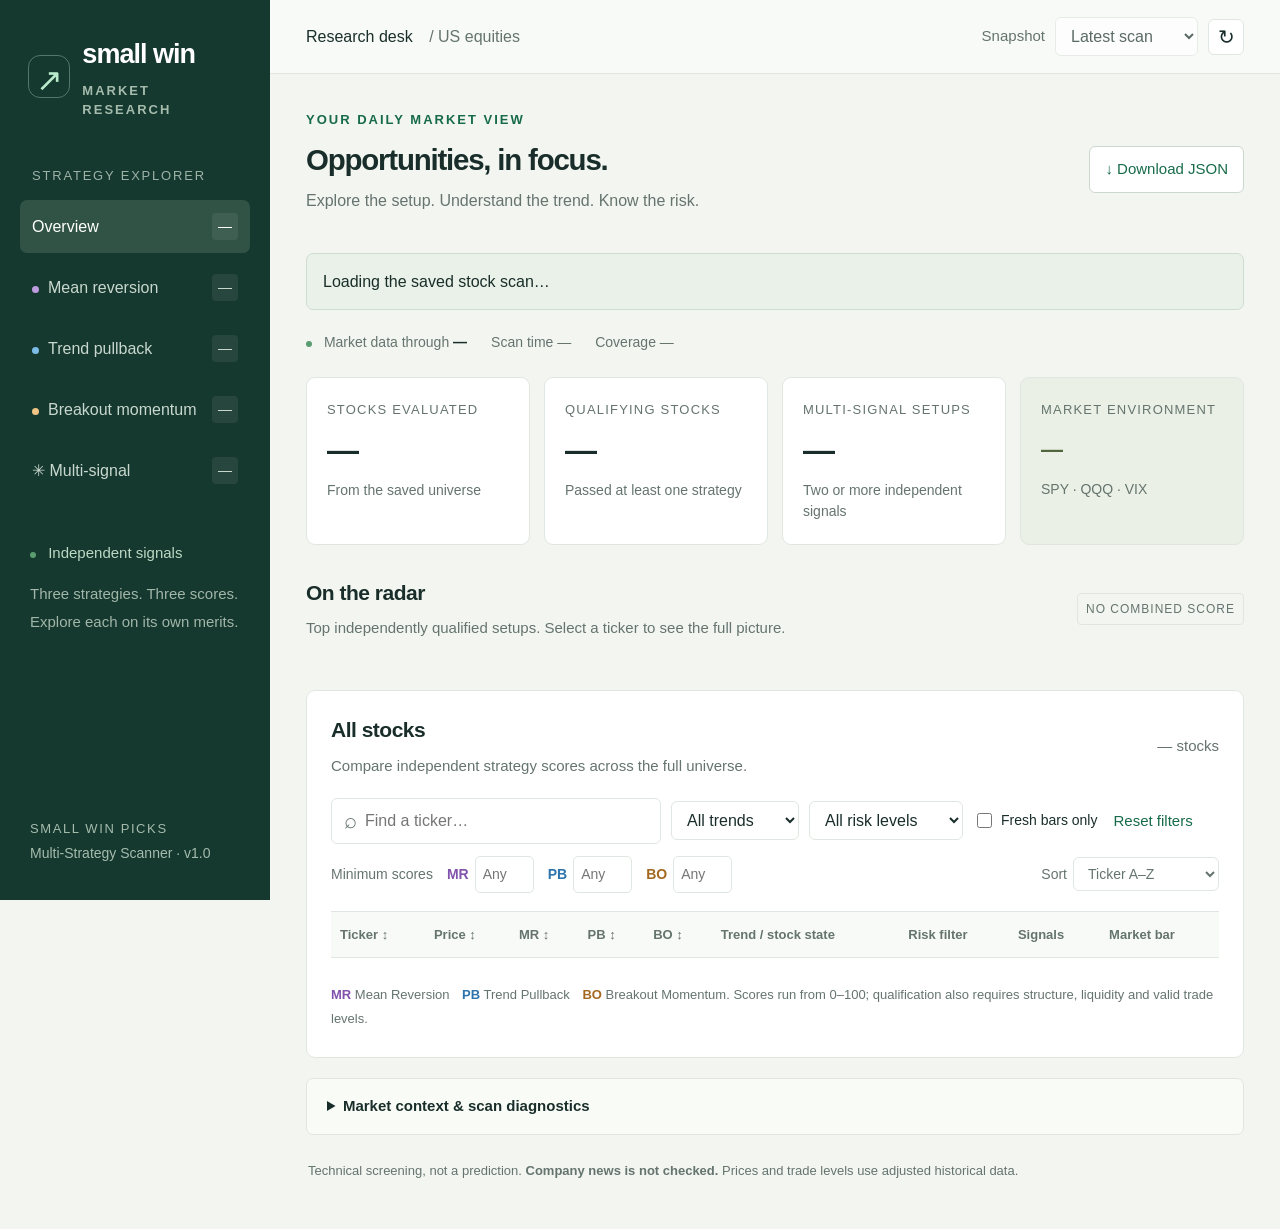
<file: index.html>
<!doctype html><html lang="en"><meta charset="utf-8"><meta name="viewport" content="width=device-width,initial-scale=1"><meta http-equiv="refresh" content="0;url=stock-trading/"><title>Small Win Stock Dashboard</title><a href="stock-trading/">Open the Small Win stock dashboard</a></html>
</file>
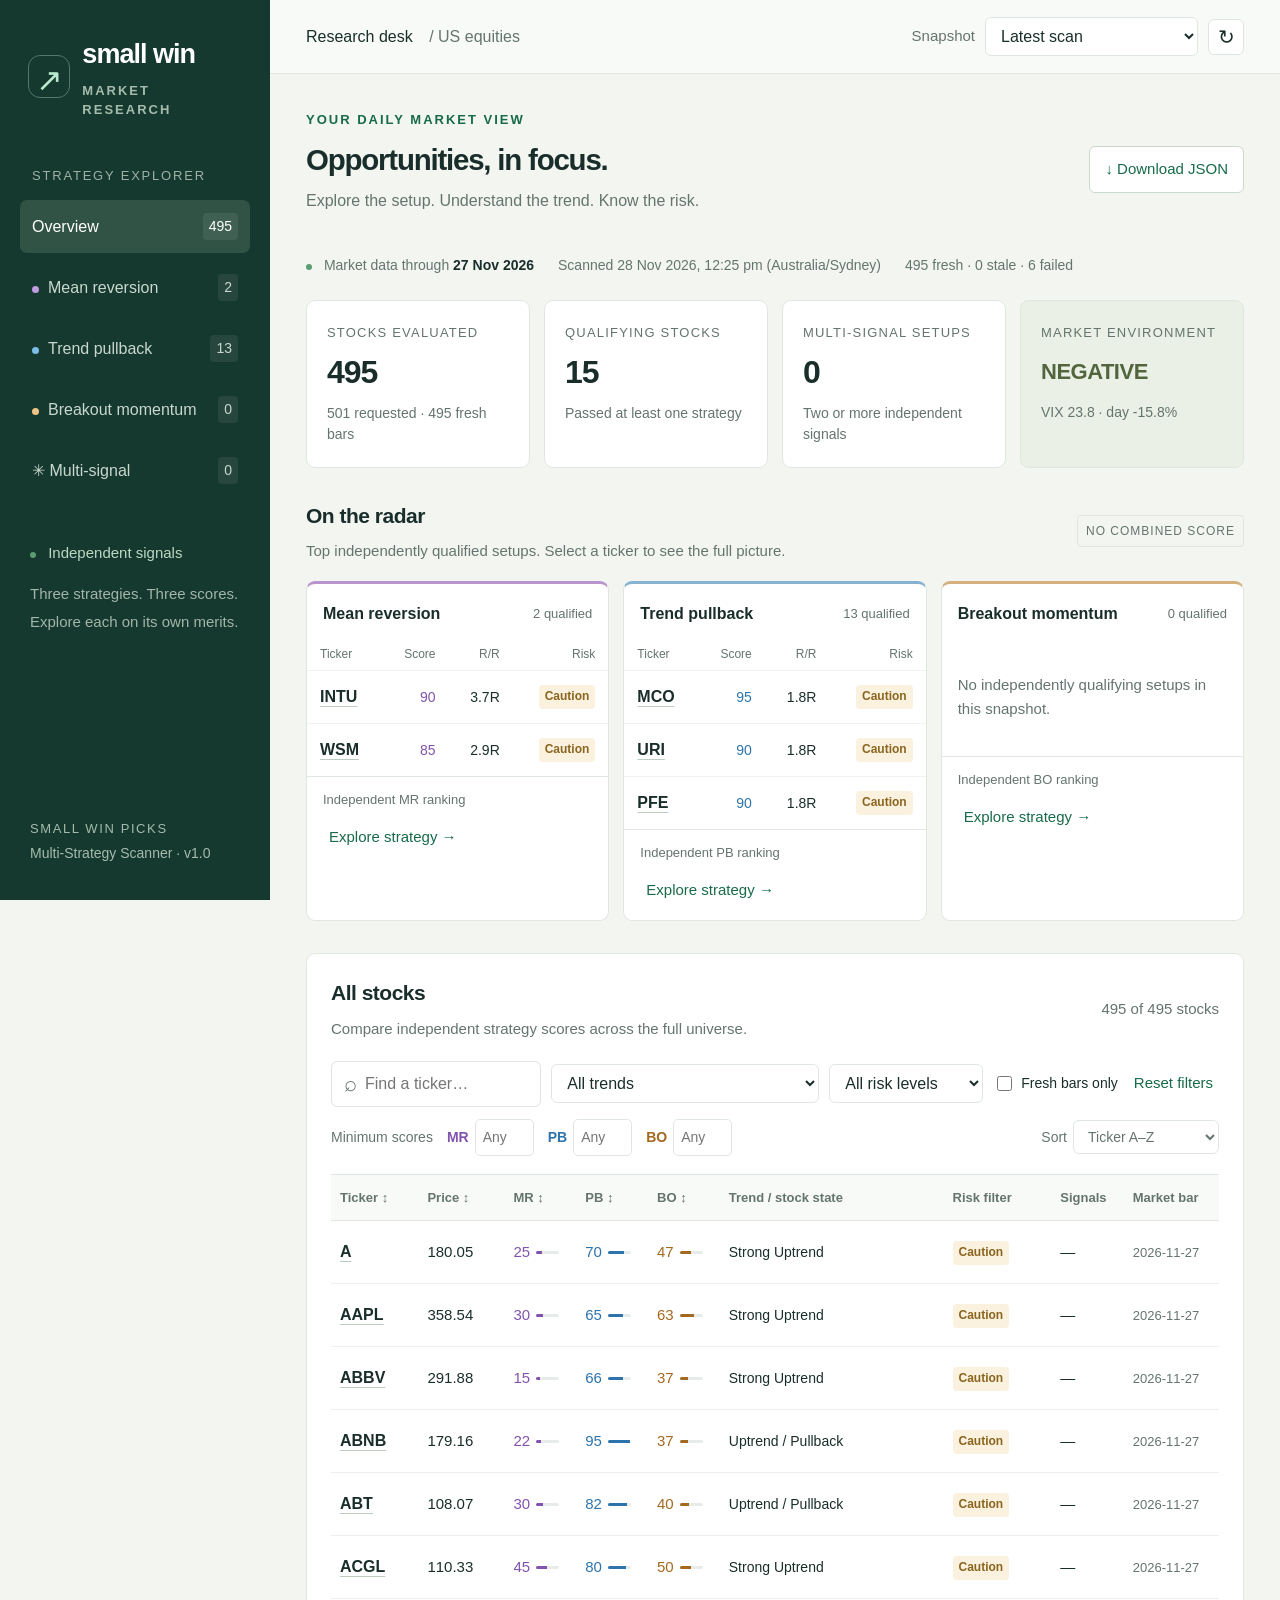
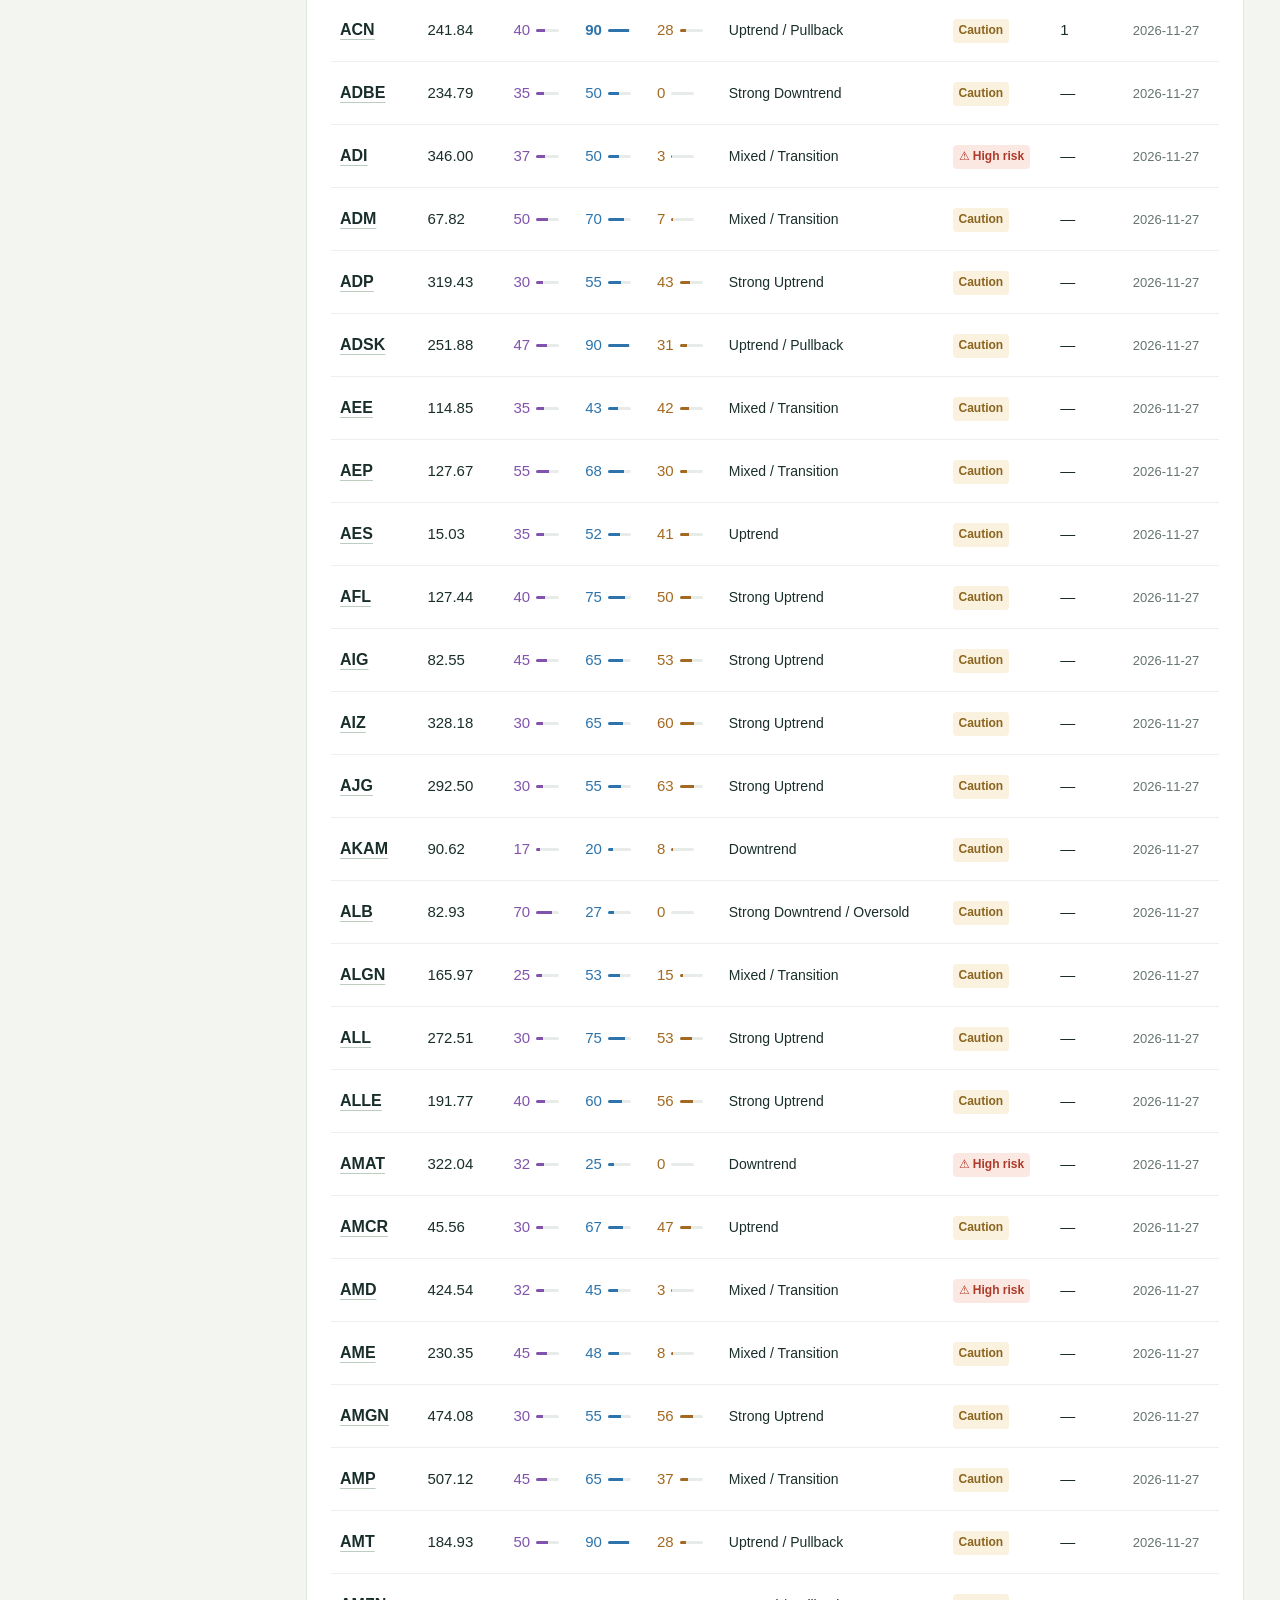
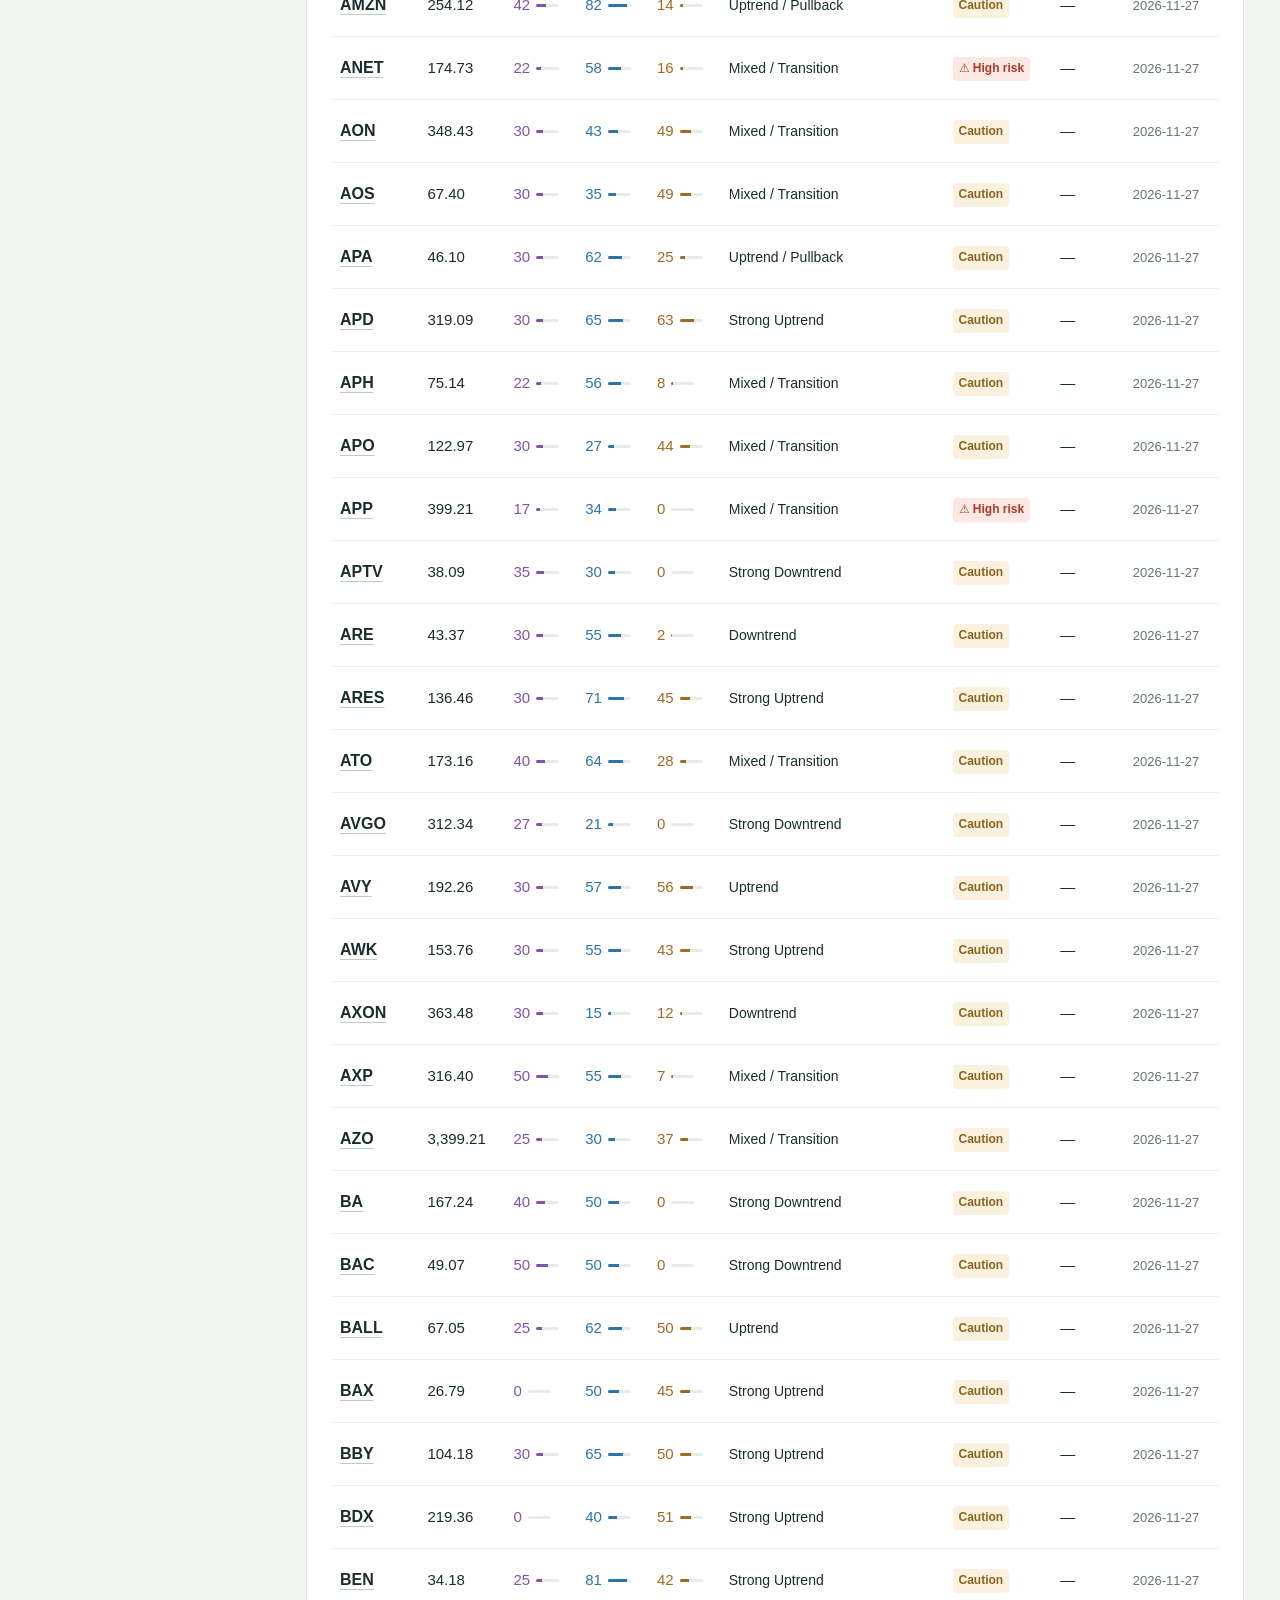
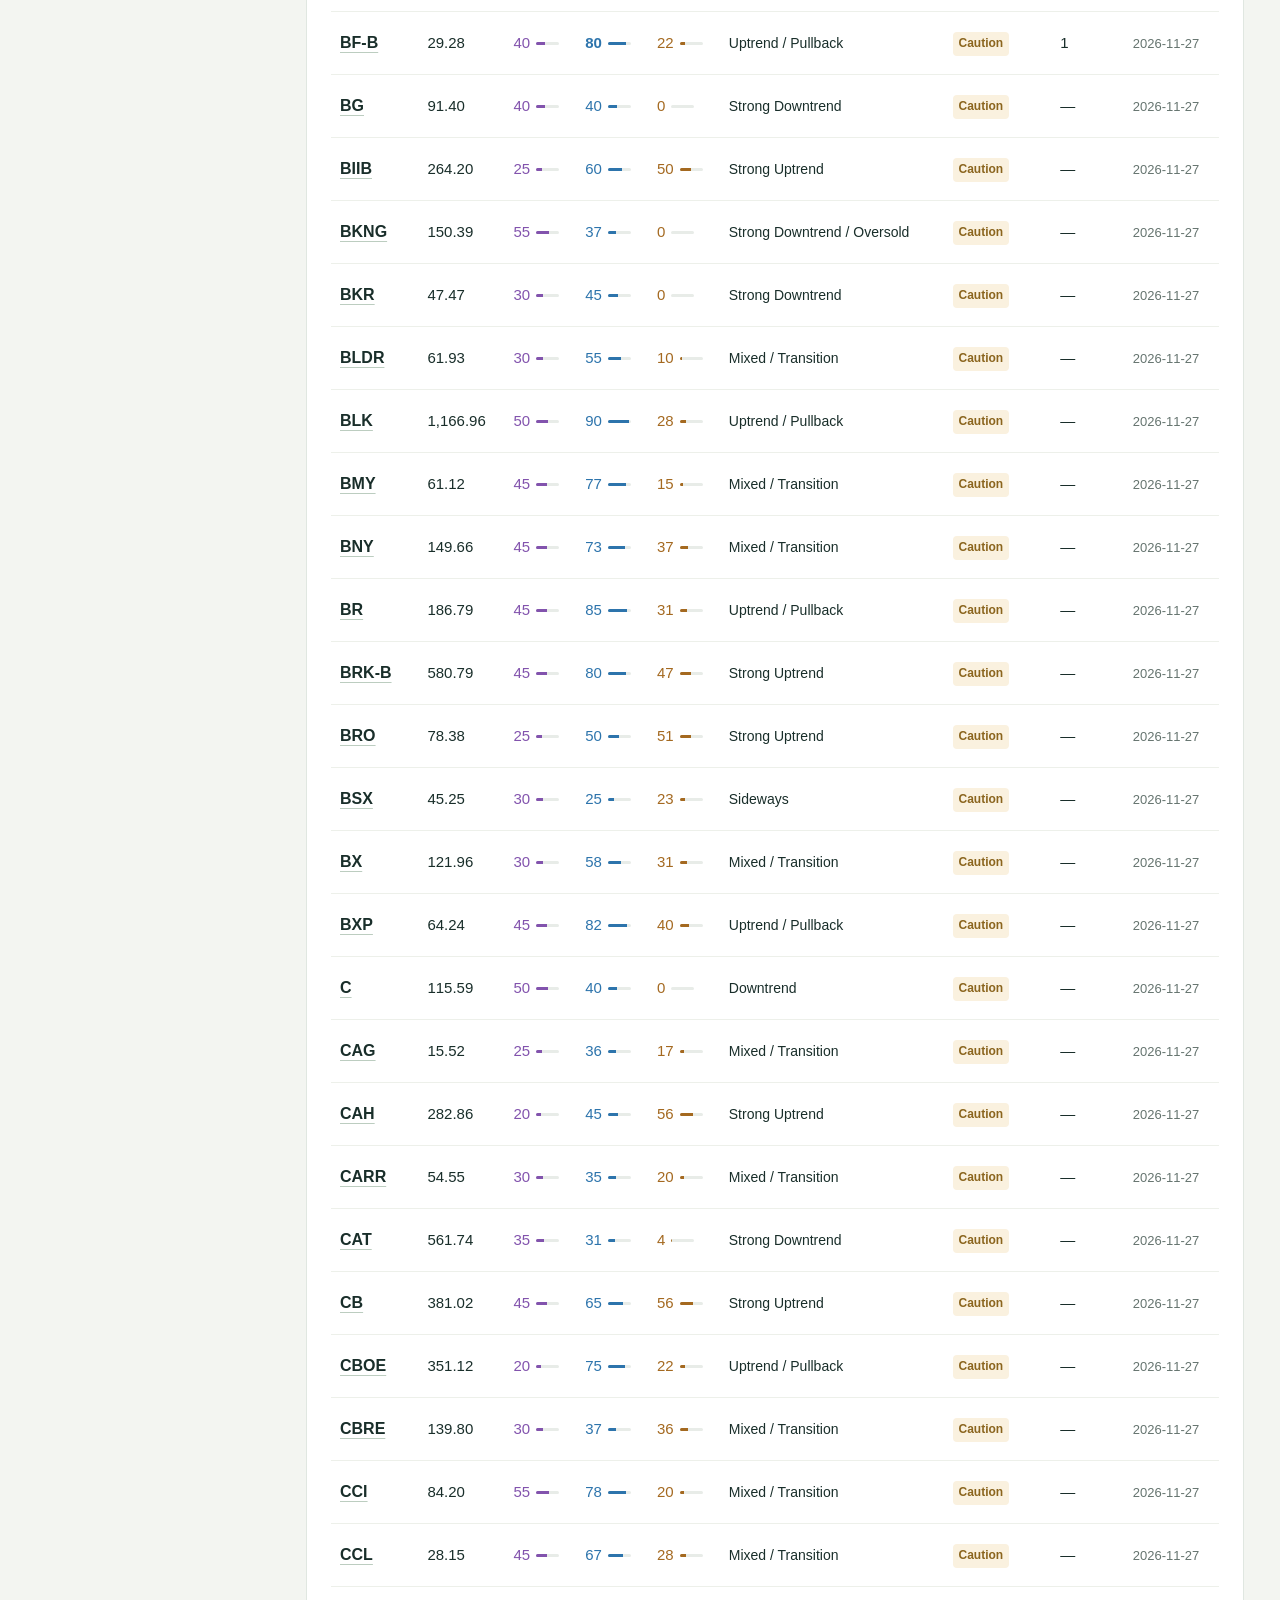
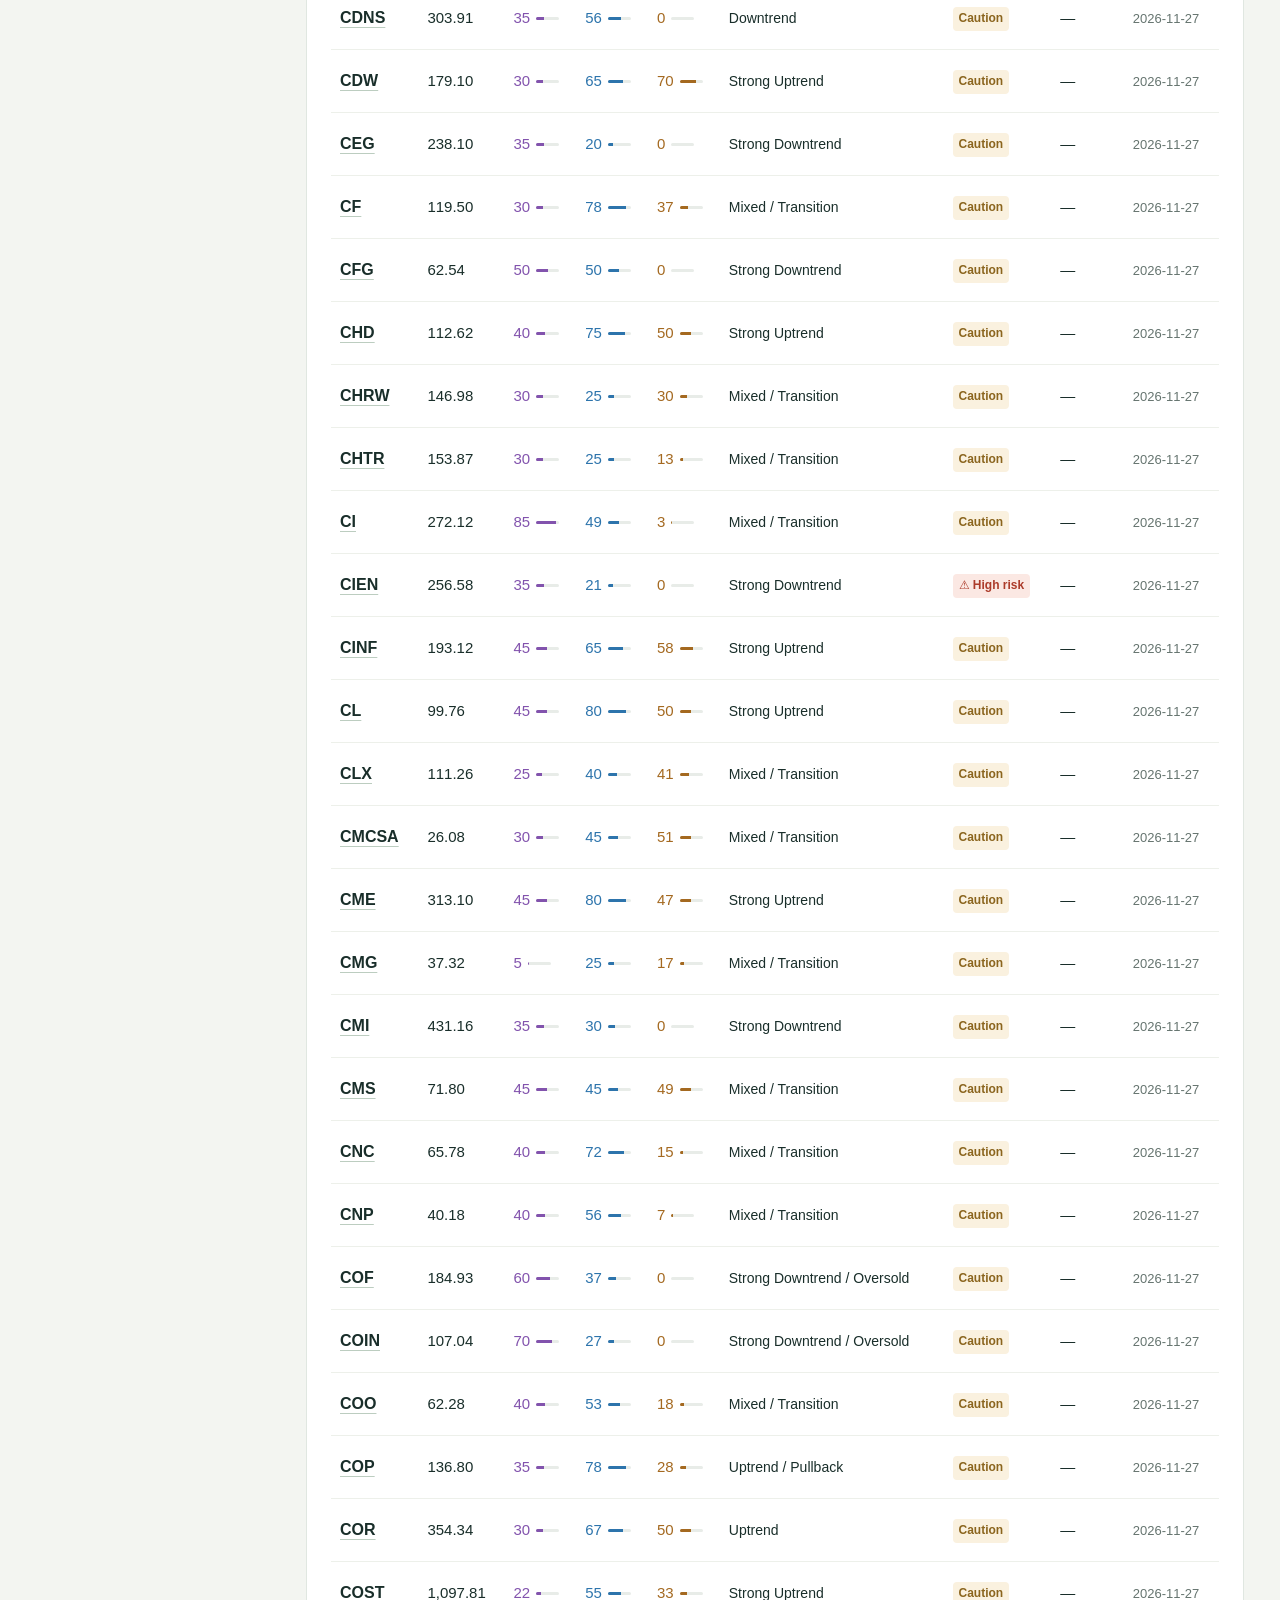
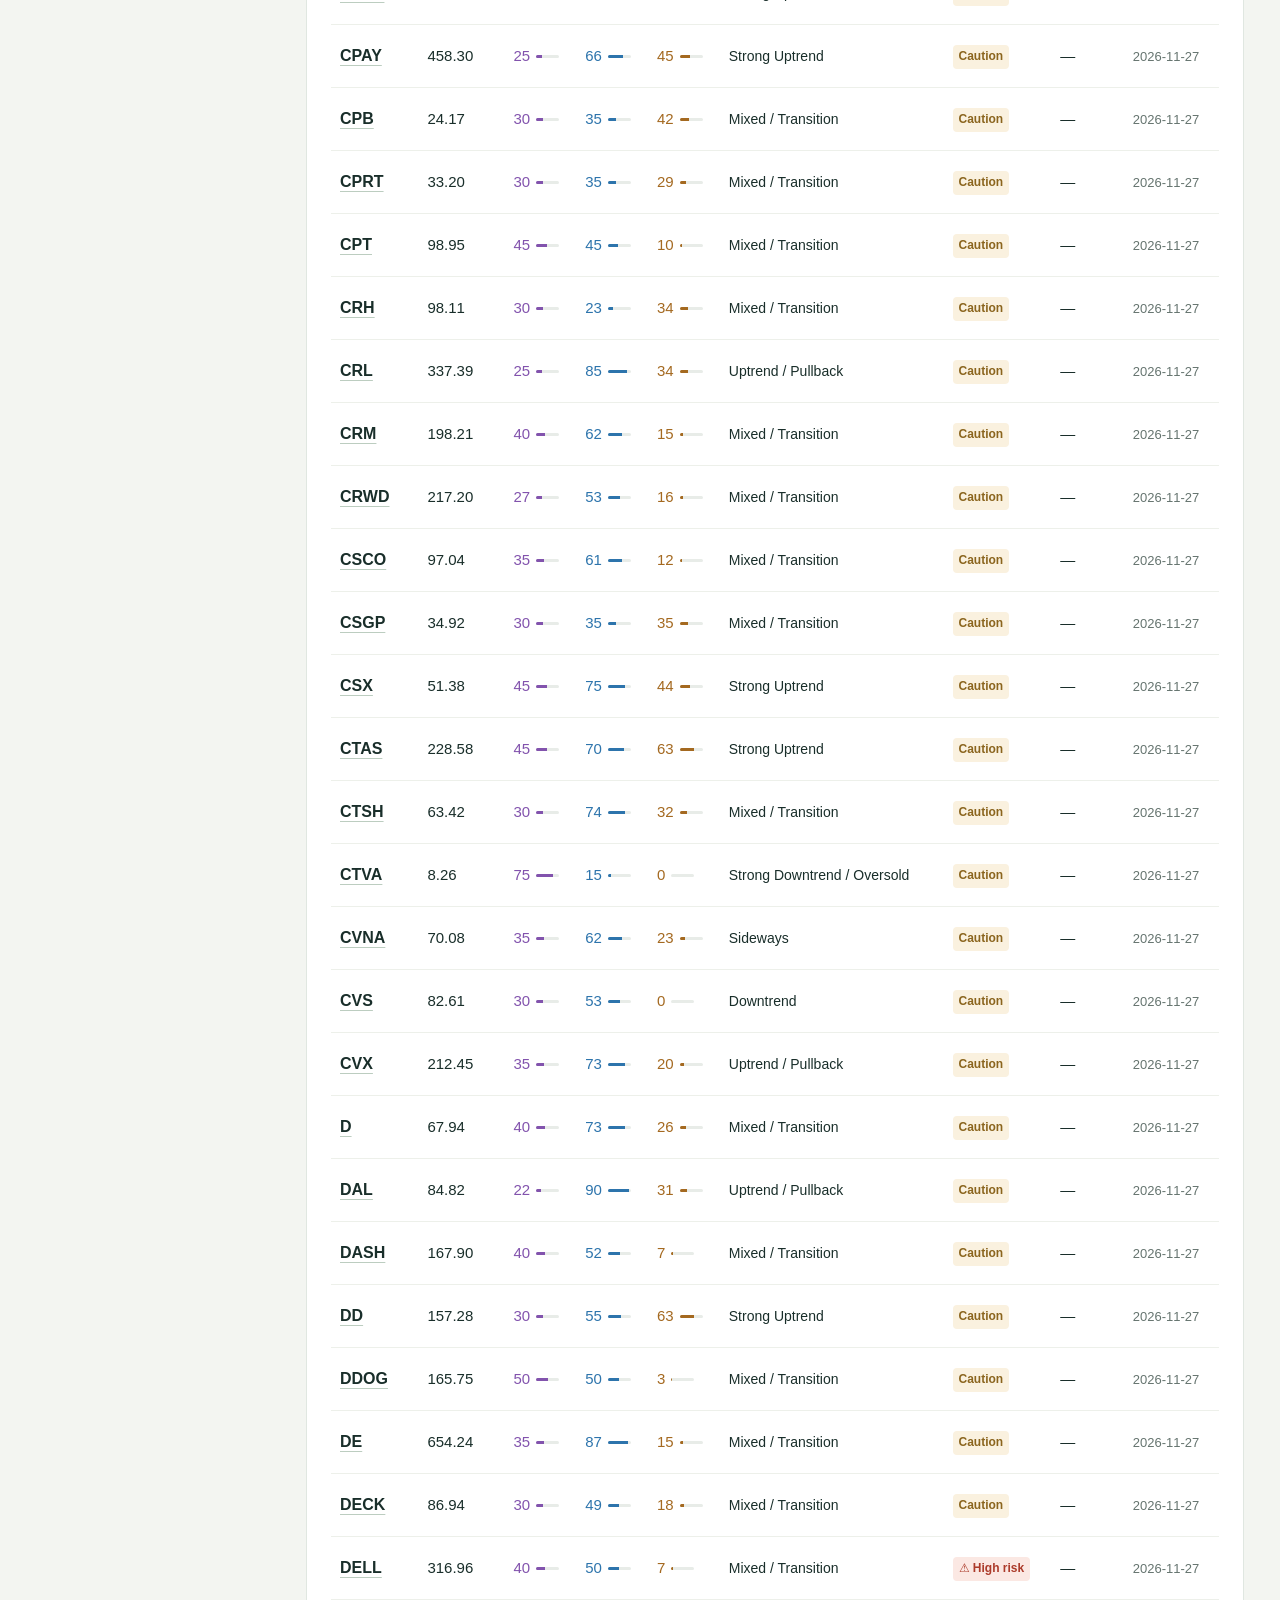
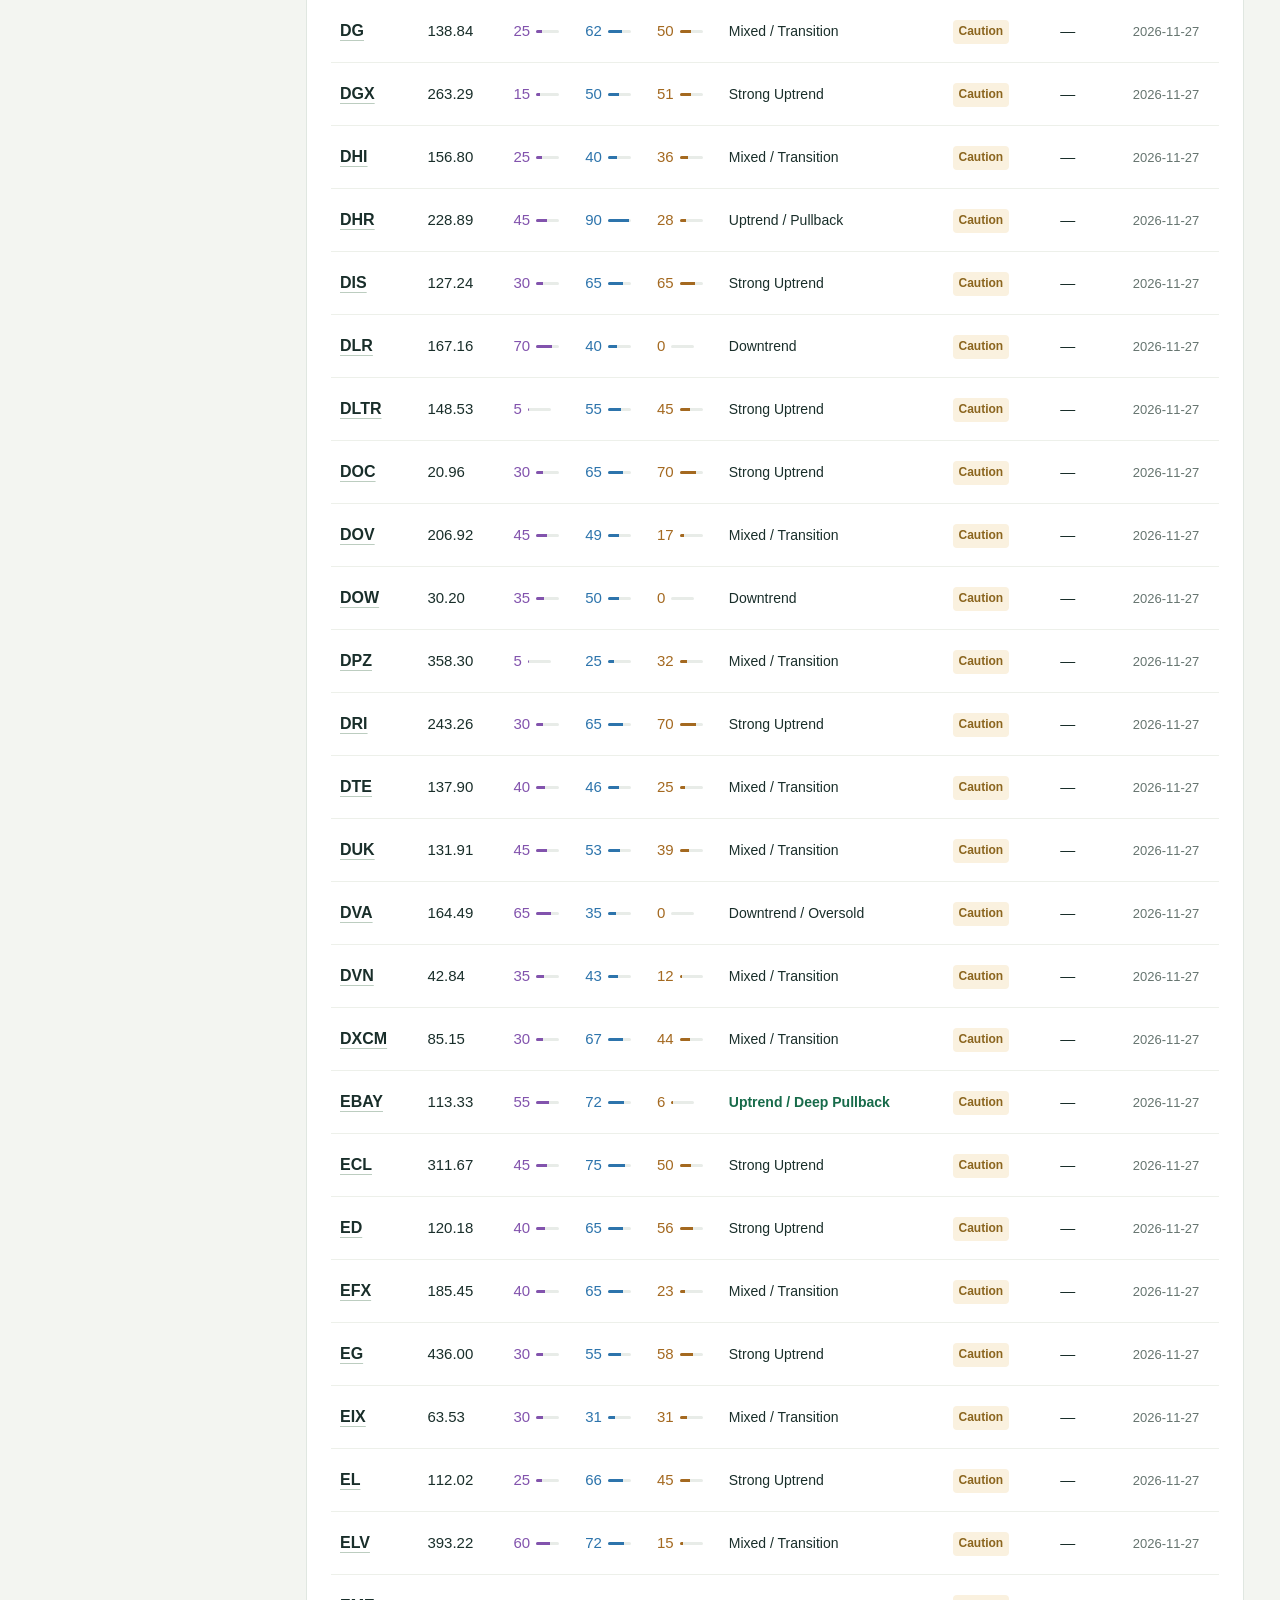
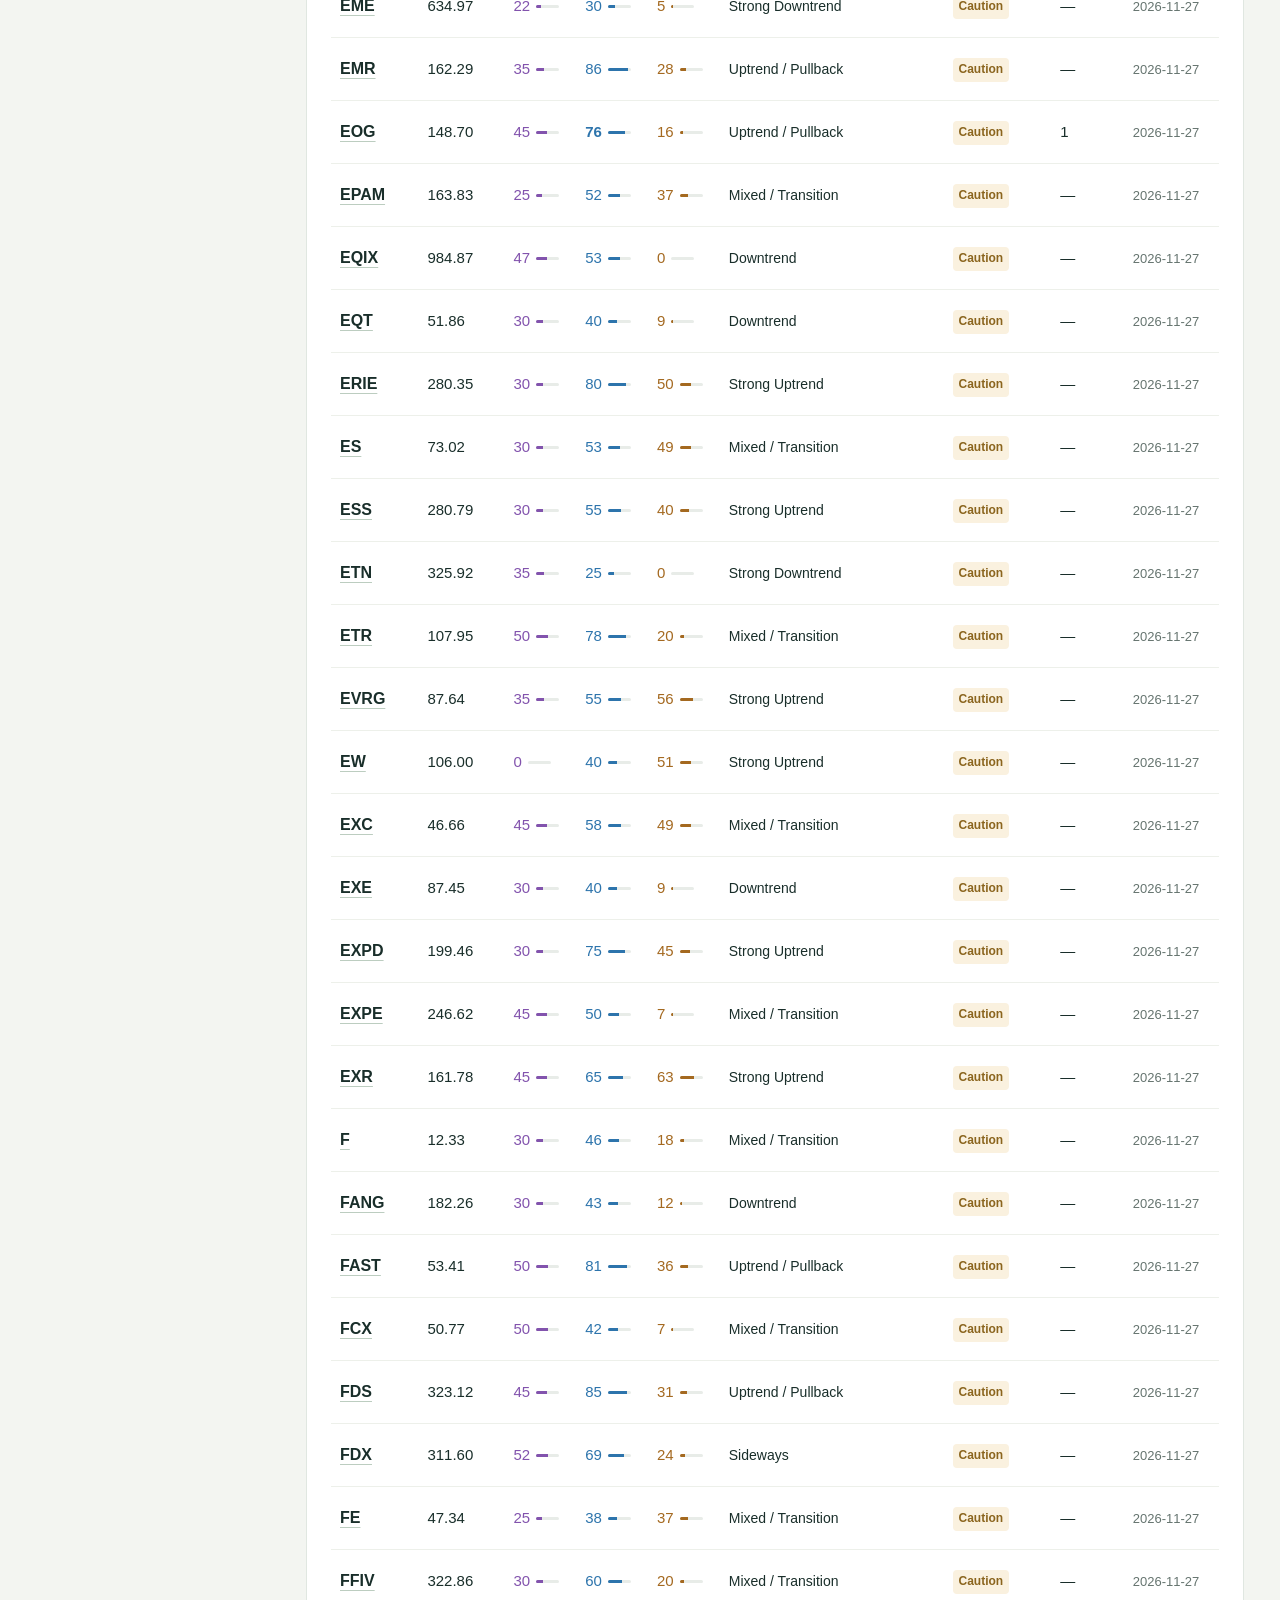
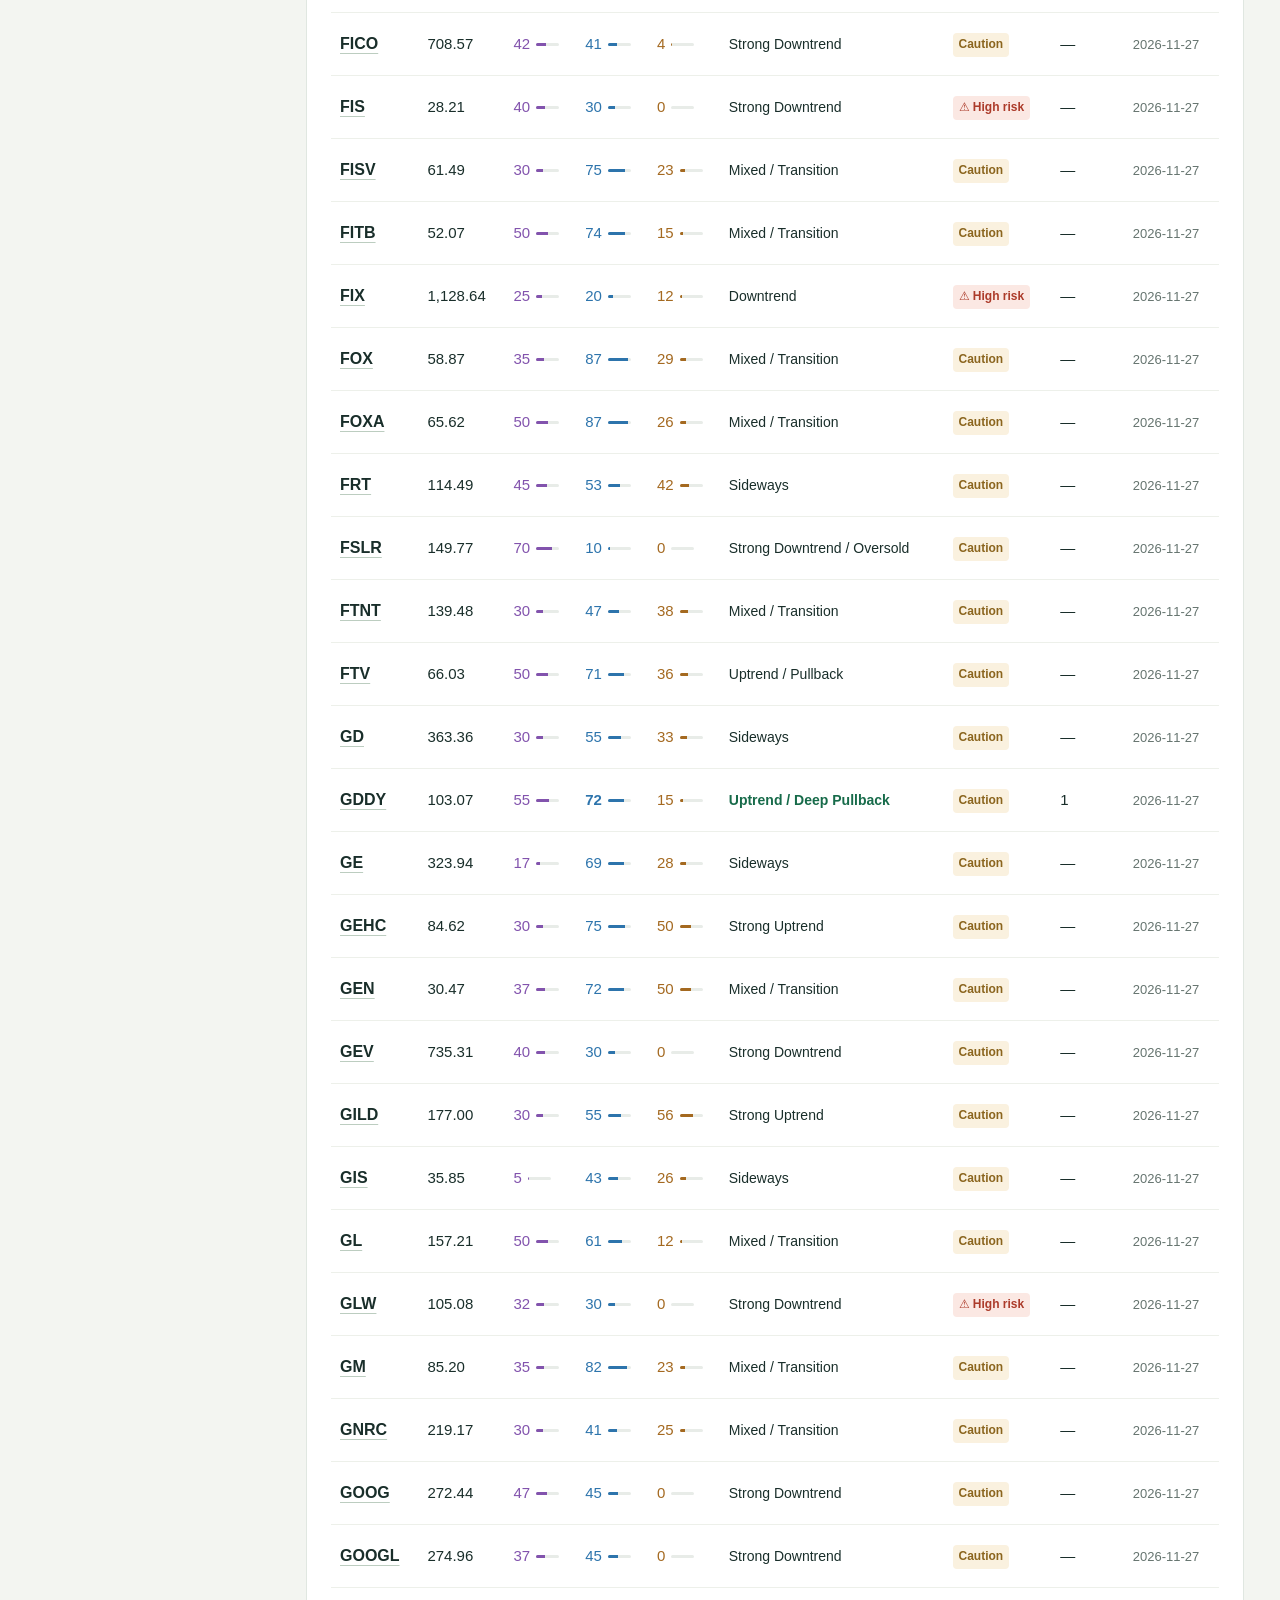
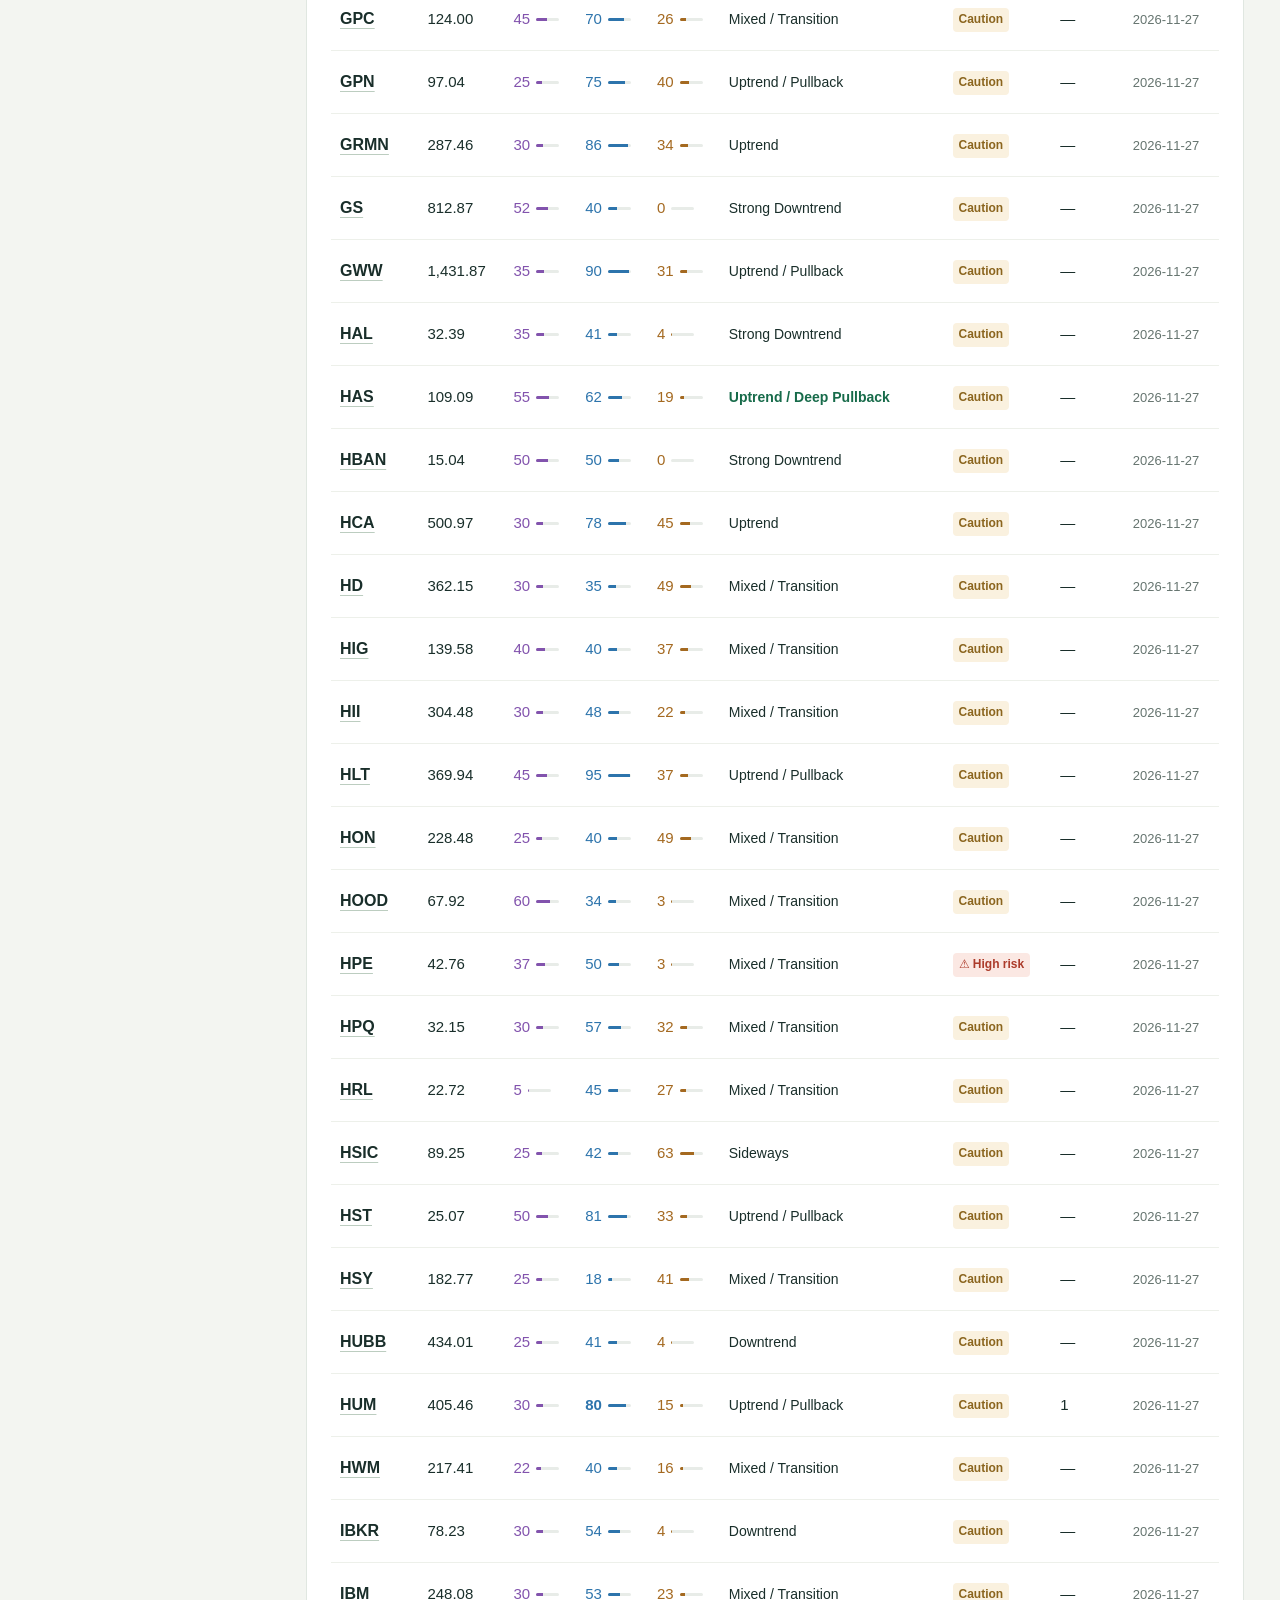
<file: stock-trading/index.html>
<!doctype html>
<html lang="en">
<head>
  <meta charset="utf-8">
  <meta name="viewport" content="width=device-width, initial-scale=1">
  <meta name="theme-color" content="#15382f">
  <meta name="description" content="Independent stock strategy scores, market context and trade setups from the Small Win Multi-Strategy Scanner.">
  <meta http-equiv="Content-Security-Policy" content="default-src 'self'; script-src 'self'; style-src 'self'; img-src 'self' data:; connect-src 'self'; base-uri 'none'; object-src 'none'">
  <title>Small Win · Stock Strategy Dashboard</title>
  <link rel="icon" href="dashboard/icon.svg" type="image/svg+xml">
  <link rel="stylesheet" href="dashboard/app.css">
  <script type="module" src="dashboard/app.mjs"></script>
</head>
<body>
<a class="skip" href="#stock-list">Skip to stocks</a>
<div class="layout">
  <aside class="sidebar">
    <a class="brand" href="./" aria-label="Small Win dashboard home"><span class="brand-icon" aria-hidden="true">↗</span><span>small win<span class="brand-sub">MARKET RESEARCH</span></span></a>
    <div class="nav-label">STRATEGY EXPLORER</div>
    <nav id="views" aria-label="Strategy views">
      <button type="button" data-view="all" class="nav-item active" aria-current="page"><span>Overview</span><span class="nav-count" id="count-all">—</span></button>
      <button type="button" data-view="mean_reversion" class="nav-item"><span><i class="dot mr"></i>Mean reversion</span><span class="nav-count" id="count-mean_reversion">—</span></button>
      <button type="button" data-view="trend_pullback" class="nav-item"><span><i class="dot pb"></i>Trend pullback</span><span class="nav-count" id="count-trend_pullback">—</span></button>
      <button type="button" data-view="breakout_momentum" class="nav-item"><span><i class="dot bo"></i>Breakout momentum</span><span class="nav-count" id="count-breakout_momentum">—</span></button>
      <button type="button" data-view="multi" class="nav-item"><span>✳ Multi-signal</span><span class="nav-count" id="count-multi">—</span></button>
    </nav>
    <div class="sidebar-note"><span class="live-dot"></span> Independent signals<p>Three strategies. Three scores.<br>Explore each on its own merits.</p></div>
    <div class="sidebar-footer">SMALL WIN PICKS<br><span>Multi-Strategy Scanner · v1.0</span></div>
  </aside>
  <main>
    <header class="topbar"><span>Research desk <span class="crumb">/ US equities</span></span><div class="session-controls"><label for="session">Snapshot</label><select id="session"><option value="latest">Latest scan</option></select><button id="reload" type="button" class="icon-button" aria-label="Reload snapshot">↻</button></div></header>
    <div class="content">
      <div class="page-heading"><div><p class="eyebrow">YOUR DAILY MARKET VIEW</p><h1>Opportunities, in focus.</h1><p class="subtitle">Explore the setup. Understand the trend. Know the risk.</p></div><a class="button secondary" id="download" href="data/latest.json" download>↓ Download JSON</a></div>
      <div id="error" class="notice error" role="alert" hidden></div>
      <div id="loading" class="notice" role="status">Loading the saved stock scan…</div>
      <noscript><p class="notice error">JavaScript is required to explore this dashboard. You can <a href="data/latest.json">download the saved JSON</a> instead.</p></noscript>
      <section class="data-strip" aria-label="Report dates"><span><span class="live-dot"></span> Market data through <strong id="market-date">—</strong></span><span id="scan-time">Scan time —</span><span id="coverage">Coverage —</span></section>
      <section class="stats" aria-label="Scan summary">
        <article class="stat"><span class="stat-label">STOCKS EVALUATED</span><strong id="stat-stocks">—</strong><span id="stat-coverage">From the saved universe</span></article>
        <article class="stat"><span class="stat-label">QUALIFYING STOCKS</span><strong id="stat-qualified">—</strong><span>Passed at least one strategy</span></article>
        <article class="stat"><span class="stat-label">MULTI-SIGNAL SETUPS</span><strong id="stat-multi">—</strong><span>Two or more independent signals</span></article>
        <article class="stat market-stat"><span class="stat-label">MARKET ENVIRONMENT</span><strong id="stat-market">—</strong><span id="market-detail">SPY · QQQ · VIX</span></article>
      </section>
      <section class="opportunities" aria-labelledby="opportunities-title"><div class="section-heading"><div><h2 id="opportunities-title">On the radar</h2><p>Top independently qualified setups. Select a ticker to see the full picture.</p></div><span class="pill">NO COMBINED SCORE</span></div><div id="top-picks" class="strategy-grid"></div></section>
      <section id="stock-list" class="stock-section" aria-labelledby="list-title">
        <div class="section-heading"><div><h2 id="list-title">All stocks</h2><p id="view-description">Compare independent strategy scores across the full universe.</p></div><span id="result-count" class="result-count" aria-live="polite">— stocks</span></div>
        <div class="filters">
          <label class="search-label"><span class="sr-only">Search ticker</span><span aria-hidden="true">⌕</span><input id="search" type="search" placeholder="Find a ticker…" autocomplete="off" spellcheck="false"></label>
          <label><span class="sr-only">Trend</span><select id="trend"><option value="">All trends</option></select></label>
          <label><span class="sr-only">Risk</span><select id="risk"><option value="">All risk levels</option><option value="PASS">Pass</option><option value="CAUTION">Caution</option><option value="HIGH_RISK">High risk</option></select></label>
          <label class="checkbox"><input id="fresh" type="checkbox"> Fresh bars only</label>
          <button type="button" class="text-button" id="reset">Reset filters</button>
        </div>
        <div class="score-filters"><span>Minimum scores</span><label class="mr-text">MR <input id="min-mr" type="number" min="0" max="100" step="1" placeholder="Any" aria-label="Minimum Mean Reversion score"></label><label class="pb-text">PB <input id="min-pb" type="number" min="0" max="100" step="1" placeholder="Any" aria-label="Minimum Trend Pullback score"></label><label class="bo-text">BO <input id="min-bo" type="number" min="0" max="100" step="1" placeholder="Any" aria-label="Minimum Breakout Momentum score"></label><label class="sort-label">Sort <select id="sort"><option value="ticker:asc">Ticker A–Z</option><option value="mean_reversion:desc">MR score ↓</option><option value="trend_pullback:desc">PB score ↓</option><option value="breakout_momentum:desc">BO score ↓</option><option value="price:desc">Price ↓</option><option value="signal_count:desc">Signal count ↓</option></select></label></div>
        <div class="table-wrap"><table id="stocks"><caption class="sr-only">Stock prices, independent strategy scores, trend, risk and market-bar dates</caption><thead><tr><th scope="col" data-sort="ticker" aria-sort="ascending"><button type="button">Ticker ↕</button></th><th scope="col" data-sort="price"><button type="button">Price ↕</button></th><th scope="col" data-sort="mean_reversion"><button type="button" title="Mean Reversion score">MR ↕</button></th><th scope="col" data-sort="trend_pullback"><button type="button" title="Trend Pullback score">PB ↕</button></th><th scope="col" data-sort="breakout_momentum"><button type="button" title="Breakout Momentum score">BO ↕</button></th><th scope="col">Trend / stock state</th><th scope="col">Risk filter</th><th scope="col">Signals</th><th scope="col">Market bar</th></tr></thead><tbody id="rows"></tbody></table></div>
        <div id="mobile-stocks" class="mobile-stocks"></div><p id="empty" class="empty" hidden>No stocks match these filters. Try lowering a minimum score or clearing the filters.</p>
        <p class="table-note"><span class="mr-text">MR</span> Mean Reversion <span class="pb-text">PB</span> Trend Pullback <span class="bo-text">BO</span> Breakout Momentum. Scores run from 0–100; qualification also requires structure, liquidity and valid trade levels.</p>
      </section>
      <details class="method"><summary>Market context & scan diagnostics</summary><div id="diagnostics"></div></details>
      <footer>Technical screening, not a prediction. <strong>Company news is not checked.</strong> Prices and trade levels use adjusted historical data. <span id="versions"></span></footer>
    </div>
  </main>
</div>
<dialog id="stock-dialog" aria-labelledby="detail-title"><div class="dialog-top"><span class="eyebrow">STOCK RESEARCH</span><button type="button" id="close-dialog" class="icon-button" aria-label="Close stock details">✕</button></div><div id="detail"></div></dialog>
</body>
</html>
</file>
<file: stock-trading/dashboard/app.css>
:root{--ink:#192e2a;--muted:#65746f;--green:#176b4a;--line:#e0e7e1;--surface:#fff;--bg:#f3f5f1;--mr:#8253ad;--pb:#2d74ac;--bo:#a46920;font-family:Inter,ui-sans-serif,-apple-system,BlinkMacSystemFont,"Segoe UI",sans-serif;color:var(--ink);background:var(--bg);font-synthesis:none}*{box-sizing:border-box}body{margin:0;font-size:16px;line-height:1.5}button,input,select{font:inherit;color:inherit}button,a,input,select,summary{touch-action:manipulation}button,summary{cursor:pointer}button{border:0;background:none}a{color:var(--green)}button:focus-visible,a:focus-visible,input:focus-visible,select:focus-visible,summary:focus-visible{outline:3px solid #76ac86;outline-offset:3px}[hidden]{display:none!important}.layout{display:flex;min-height:100vh}.sidebar{width:270px;flex-shrink:0;background:#15382f;color:#e7f1e9;padding:34px 20px;position:fixed;inset:0 auto 0 0;display:flex;flex-direction:column}.brand{display:flex;align-items:center;gap:12px;color:#fff;text-decoration:none;font-size:27px;font-weight:650;letter-spacing:-1px;padding:0 8px 46px}.brand-icon{border:1px solid #54776a;border-radius:12px;width:43px;height:43px;display:grid;place-items:center;color:#b9eacb;font-size:32px;font-weight:400}.brand-sub{display:block;font-size:13px;letter-spacing:2px;color:#a5bcad;margin-top:6px}.nav-label{font-size:13px;letter-spacing:1.8px;color:#9db3a6;padding:0 12px 15px}nav{display:flex;flex-direction:column;gap:8px}.nav-item{display:flex;align-items:center;justify-content:space-between;width:100%;padding:13px 12px;color:#c9d8ce;border-radius:7px;font-size:16px;text-align:left;white-space:nowrap}.nav-item.active{background:#315346;color:white}.nav-item:hover{background:#284d3f}.nav-count{font-variant-numeric:tabular-nums;font-size:14px;padding:3px 6px;border-radius:4px;background:#ffffff13}.dot{display:inline-block;width:7px;height:7px;border-radius:50%;margin-right:9px}.dot.mr{background:#bf9be0}.dot.pb{background:#7dbce7}.dot.bo{background:#efc586}.sidebar-note{margin:45px 10px 0;font-size:15px;color:#bcd9c4}.sidebar-note p{line-height:1.9;color:#a2b6a9;font-size:15px}.live-dot{display:inline-block;width:6px;height:6px;background:#5a9d70;border-radius:50%;margin-right:8px}.sidebar-footer{margin-top:auto;font-size:13px;letter-spacing:1.6px;color:#a5bcad;padding:32px 10px 0;line-height:1.8}.sidebar-footer span{font-size:14px;letter-spacing:0;color:#a5bcad}main{margin-left:270px;width:calc(100% - 270px);min-width:0}.topbar{height:74px;border-bottom:1px solid var(--line);display:flex;align-items:center;justify-content:space-between;padding:0 36px;font-size:16px;background:#f8faf7}.crumb{color:var(--muted);margin-left:12px}.session-controls{display:flex;align-items:center;gap:10px;font-size:15px}.session-controls label{color:var(--muted)}select{background:white;border:1px solid var(--line);border-radius:6px;padding:9px 28px 9px 11px;font-size:16px;min-height:38px}.icon-button{width:36px;height:36px;border:1px solid var(--line);border-radius:6px;background:white;font-size:20px;flex-shrink:0}.content{max-width:1550px;margin:auto;padding:36px}.page-heading{display:flex;justify-content:space-between;align-items:center;gap:20px;margin-bottom:24px}.eyebrow{font-size:13px;letter-spacing:2px;color:var(--green);font-weight:700;margin:0 0 12px}h1{font-size:clamp(25px,2.3vw,38px);letter-spacing:-1.2px;margin:0;font-weight:550;line-height:1.2}.subtitle{font-size:16px;color:var(--muted);margin-top:12px}.button{display:inline-flex;align-items:center;justify-content:center;gap:8px;padding:11px 15px;border:1px solid #cbd8ce;border-radius:6px;text-decoration:none;font-size:15px;white-space:nowrap;background:white}.data-strip{display:flex;align-items:center;flex-wrap:wrap;gap:12px 24px;font-size:14px;color:var(--muted);padding:2px 0 24px}.data-strip strong{color:var(--ink);font-weight:600}.stats{display:grid;grid-template-columns:repeat(4,minmax(0,1fr));gap:14px;margin-bottom:32px}.stat{background:white;border:1px solid var(--line);border-radius:9px;padding:22px 20px;display:flex;flex-direction:column;gap:11px}.stat-label{font-size:13px!important;letter-spacing:1.2px;color:var(--muted)}.stat strong{font-size:32px;font-weight:550;letter-spacing:-1px;line-height:1.2}.stat>span:last-child{color:var(--muted);font-size:14px;line-height:1.5}.market-stat{background:#eaf0e5}.market-stat strong{font-size:22px;margin-top:6px;margin-bottom:5px;color:#53653d;letter-spacing:-.5px}.section-heading{display:flex;align-items:center;justify-content:space-between;gap:20px;margin-bottom:18px}h2{font-size:21px;letter-spacing:-.5px;font-weight:600;margin:0}.section-heading p{font-size:15px;color:var(--muted);margin:8px 0 0;line-height:1.6}.pill{font-size:12px;letter-spacing:1px;border:1px solid var(--line);padding:6px 8px;border-radius:4px;color:var(--muted);white-space:nowrap}.strategy-grid{display:grid;grid-template-columns:repeat(auto-fit,minmax(min(100%,280px),1fr));gap:14px;margin-bottom:32px}.strategy-card{border:1px solid var(--line);border-radius:9px;background:white;overflow:hidden}.strategy-card-head{display:flex;justify-content:space-between;align-items:center;padding:18px 16px 12px;gap:10px}.strategy-card h3{font-size:16px;font-weight:650;margin:0}.strategy-card-head small{font-size:13px;color:var(--muted)}.strategy-card.mr{border-top:3px solid #b995ce}.strategy-card.pb{border-top:3px solid #87b3d2}.strategy-card.bo{border-top:3px solid #d4b080}.pick-table{width:100%;border-collapse:collapse;font-size:14px}.pick-table th{color:var(--muted);font-size:12px;font-weight:500;text-align:right;padding:7px 13px}.pick-table th:first-child,.pick-table td:first-child{text-align:left}.pick-table td{text-align:right;padding:10px 13px;border-top:1px solid #f1f3ef}.ticker-button{font-weight:700;font-size:16px;color:var(--ink);padding:4px 0;text-decoration:underline;text-decoration-color:#bccdc0;text-underline-offset:4px}.ticker-button:hover{color:var(--green)}.card-footer{display:flex;flex-wrap:wrap;justify-content:space-between;align-items:center;gap:10px;padding:13px 16px;border-top:1px solid var(--line);font-size:13px;color:var(--muted)}.text-button{color:var(--green);font-size:15px;padding:6px}.no-picks{padding:20px 16px;color:var(--muted);font-size:15px;line-height:1.6}.stock-section{background:white;border:1px solid var(--line);border-radius:9px;padding:23px 24px 14px;scroll-margin-top:18px}.result-count{font-size:15px;color:var(--muted);white-space:nowrap}.filters{display:flex;align-items:center;gap:10px;flex-wrap:wrap;margin:20px 0 12px}.search-label{display:flex;align-items:center;border:1px solid var(--line);border-radius:6px;padding:0 12px;min-height:38px;flex:1;min-width:170px;max-width:330px;gap:8px}.search-label span{font-size:22px;color:var(--muted)}input[type=search]{border:0;outline:0!important;min-width:0;width:100%;font-size:16px;padding:10px 0;background:transparent}.search-label:focus-within{outline:2px solid #76ac86}.checkbox{display:flex;align-items:center;gap:6px;font-size:14px;white-space:nowrap}.checkbox input{accent-color:var(--green);width:15px;height:15px}.score-filters{display:flex;align-items:center;gap:14px;flex-wrap:wrap;font-size:14px;color:var(--muted);padding-bottom:18px}.score-filters label{display:flex;align-items:center;gap:6px;font-weight:600}.score-filters input{width:59px;border:1px solid var(--line);padding:7px;border-radius:5px;font-size:14px;font-weight:400}.score-filters .sort-label{margin-left:auto;font-weight:400}.sort-label select{min-height:30px;font-size:14px;padding:7px 26px 7px 10px}.table-wrap{overflow:auto}#stocks{width:100%;border-collapse:collapse;font-size:15px;white-space:nowrap}#stocks th{text-align:left;padding:13px 9px;border-block:1px solid var(--line);background:#f8faf7;font-size:13px;font-weight:550;color:var(--muted)}#stocks th button{padding:0;text-align:left;font-size:inherit;font-weight:inherit}#stocks td{padding:15px 9px;border-bottom:1px solid #edf0ea;vertical-align:middle}#stocks tr:hover td{background:#fafcf9}.score{display:inline-flex;gap:6px;align-items:center;min-width:38px;font-variant-numeric:tabular-nums}.score-track{display:block;width:23px;height:3px;background:#e8ece8;overflow:hidden;border-radius:2px}.score-track>i{display:block;height:100%;width:var(--score);background:currentColor}.mr-text{color:var(--mr)}.pb-text{color:var(--pb)}.bo-text{color:var(--bo)}.score.qualified{font-weight:750}.badge{display:inline-block;font-size:12px;font-weight:600;padding:4px 6px;border-radius:4px;white-space:nowrap;line-height:1.3}.badge.pass{background:#e8f3e9;color:#2c7042}.badge.caution{background:#faf1df;color:#8b651e}.badge.high-risk{background:#fbe8e3;color:#ac3b2a}.badge.unknown{background:#eef0ed;color:#65746f}.trend-label{font-size:14px}.trend-label.deep{font-weight:600;color:var(--green)}.bar-date{font-size:13px;color:var(--muted)}.stale{display:block;color:#92641a;margin-top:3px;font-size:12px}.signal-badge{display:inline-grid;place-items:center;background:#e6f0e9;color:var(--green);border-radius:50%;width:22px;height:22px;font-size:14px;font-weight:700}.table-note{font-size:13px;color:var(--muted);line-height:1.8;padding:12px 0 0}.table-note span{font-weight:700;margin-left:9px}.table-note span:first-child{margin-left:0}.empty{padding:28px 10px;text-align:center;color:var(--muted);font-size:16px;line-height:1.7}.mobile-stocks{display:none}.notice{background:#eaf1e8;border:1px solid #cfddcf;border-radius:7px;margin-bottom:20px;padding:14px 16px;font-size:16px;line-height:1.7}.notice.error{background:#fff0eb;border-color:#edccc2;color:#963d29}.method{margin-top:20px;border:1px solid var(--line);border-radius:7px;padding:16px 20px;font-size:15px;background:#f9fbf7}.method summary{font-weight:600}.diagnostic-grid{display:grid;grid-template-columns:repeat(3,1fr);gap:18px;margin-top:20px}.diagnostic-grid h3{font-size:15px}.diagnostic-grid p,.diagnostic-grid li{font-size:14px;color:var(--muted);line-height:1.9}.diagnostic-grid ul{padding-left:16px}footer{padding:24px 2px 4px;font-size:13px;color:var(--muted);line-height:1.9}footer strong{font-weight:600}footer span{display:block;margin-top:6px}dialog{width:min(1000px,calc(100% - 36px));max-height:90vh;border:1px solid var(--line);border-radius:14px;padding:25px 28px;color:var(--ink);box-shadow:0 25px 100px #0a271b40}dialog::backdrop{background:#102b247d;backdrop-filter:blur(3px)}.dialog-top{display:flex;justify-content:space-between;align-items:center;margin-bottom:14px}.dialog-top .eyebrow{margin:0}.detail-heading{display:flex;justify-content:space-between;align-items:center;gap:20px}.detail-heading h2{font-size:34px}.detail-heading .price{font-size:26px;letter-spacing:-1px}.detail-meta{color:var(--muted);font-size:15px;line-height:1.8}.trend-reason{background:#f3f6f0;padding:14px 16px;border-radius:6px;font-size:15px;line-height:1.8}.indicator-grid{display:grid;grid-template-columns:repeat(6,1fr);gap:9px;margin:20px 0}.indicator{font-size:13px;color:var(--muted);border:1px solid var(--line);border-radius:6px;padding:10px}.indicator strong{display:block;font-size:17px;color:var(--ink);margin-top:6px;font-weight:550}.trade-grid{display:grid;grid-template-columns:repeat(3,minmax(0,1fr));gap:12px;margin-top:20px}.trade-card{padding:17px 15px;border:1px solid var(--line);border-radius:7px}.trade-card h3{font-size:16px;margin:0 0 12px}.trade-score{font-size:30px;font-weight:600;margin:10px 0}.trade-score small{font-size:15px;color:var(--muted);font-weight:400}.trade-status{font-size:13px;font-weight:600;line-height:1.8}.trade-card dl{display:grid;grid-template-columns:1fr 1fr;font-size:14px;gap:9px;margin:18px 0}.trade-card dt{color:var(--muted)}.trade-card dd{margin:0;text-align:right;font-variant-numeric:tabular-nums}.trade-card p,.trade-card li{font-size:14px;line-height:1.8;color:var(--muted)}.trade-card ul{padding-left:15px}.detail-warnings{color:#a1442e;font-size:15px;line-height:1.8}.sr-only,.skip:not(:focus){position:absolute;width:1px;height:1px;padding:0;margin:-1px;overflow:hidden;clip:rect(0,0,0,0);white-space:nowrap;border:0}.skip:focus{position:fixed;z-index:10;background:white;padding:14px;top:8px;left:8px}@media(min-width:1650px){.content{padding-top:45px}.strategy-card-head{padding:20px}.pick-table td{padding:12px 20px}}@media(max-width:1150px){.sidebar{width:250px;padding-inline:13px}main{margin-left:250px;width:calc(100% - 250px)}.content{padding:26px 22px}.topbar{padding:0 22px}.stat{padding:18px 14px}.stat strong{font-size:28px}.market-stat strong{font-size:19px}.strategy-grid{gap:10px}.strategy-card-head{padding:14px 12px;flex-wrap:wrap}.strategy-card h3{font-size:15px}.pick-table td,.pick-table th{padding-inline:10px}.stock-section{padding:20px 16px 12px}.pill{display:none}.filters select{max-width:180px}}@media(max-width:820px){.sidebar{position:static;width:100%;padding:17px 20px 12px}.layout{display:block}.brand{font-size:23px;padding:0 0 20px}.brand-icon{width:35px;height:35px;font-size:26px}.brand-sub{font-size:12px}.nav-label,.sidebar-note,.sidebar-footer{display:none}nav{flex-direction:row;overflow-x:auto;gap:7px;padding-bottom:5px}.nav-item{width:auto;padding:10px;font-size:14px;gap:8px}.nav-count{font-size:13px}.dot{margin-right:5px}main{margin-left:0;width:100%}.topbar{height:59px}.stats{gap:10px}.stat{padding:16px 12px}.stat-label{font-size:12px!important;letter-spacing:.7px}.stat>span:last-child{font-size:13px}.stat strong{font-size:27px}.market-stat strong{font-size:19px}.crumb{display:none}.indicator-grid{grid-template-columns:repeat(3,1fr)}}@media(max-width:600px){.content{padding:25px 16px}.topbar{padding:0 16px;font-size:14px}.session-controls{gap:5px}.session-controls label{display:none}.session-controls select{font-size:14px}.page-heading{align-items:flex-start;margin-bottom:15px;flex-wrap:wrap;gap:10px}h1{font-size:29px}.subtitle{font-size:15px;line-height:1.7}.page-heading .button{font-size:14px;padding:9px 12px}.data-strip{gap:8px 14px;font-size:13px;padding-top:5px}.stats{grid-template-columns:repeat(2,minmax(0,1fr));margin-bottom:28px}.stat{padding:18px 16px}.stat strong{font-size:31px}.market-stat strong{font-size:22px}.strategy-grid{grid-template-columns:1fr;gap:12px}.strategy-card-head{padding:15px 16px}.strategy-card h3{font-size:16px}.pick-table td,.pick-table th{padding-inline:16px}.pick-table{font-size:15px}.section-heading{gap:12px}.section-heading p{font-size:14px}.stock-section{padding:20px 13px 12px}.filters{gap:8px}.search-label{flex-basis:100%;max-width:none}.filters>label:not(.search-label):not(.checkbox){flex:1;min-width:0}.filters select{width:100%;max-width:none;font-size:14px}.checkbox{margin-top:4px}.filters .text-button{margin-left:auto}.score-filters{gap:10px;font-size:13px}.score-filters>span{flex-basis:100%}.score-filters input{width:51px}.score-filters .sort-label{margin-left:0;flex-basis:100%;margin-top:4px}.table-wrap{display:none}.mobile-stocks{display:block}.mobile-stock{border-top:1px solid var(--line);padding:17px 0}.mobile-stock-head{display:flex;justify-content:space-between;align-items:center;font-size:16px}.mobile-stock-head .ticker-button{font-size:18px}.mobile-score-row{display:flex;justify-content:space-between;gap:10px;font-size:15px;margin:12px 0}.mobile-stock-state{display:flex;align-items:center;justify-content:space-between;gap:8px;margin-bottom:9px}.mobile-stock .bar-date{font-size:13px}.mobile-stock .stale{display:inline;margin-left:8px}.table-note{font-size:13px}.diagnostic-grid,.trade-grid{grid-template-columns:1fr}dialog{width:calc(100% - 20px);padding:20px 16px;max-height:93vh}.indicator-grid{grid-template-columns:repeat(3,1fr)}.detail-heading h2{font-size:30px}.detail-heading .price{font-size:23px}.trade-card{padding:17px}.trade-card dl{font-size:16px}.trade-card p,.trade-card li{font-size:15px}.trade-score{font-size:34px}.strategy-grid,.stats{min-width:0}}
</file>
